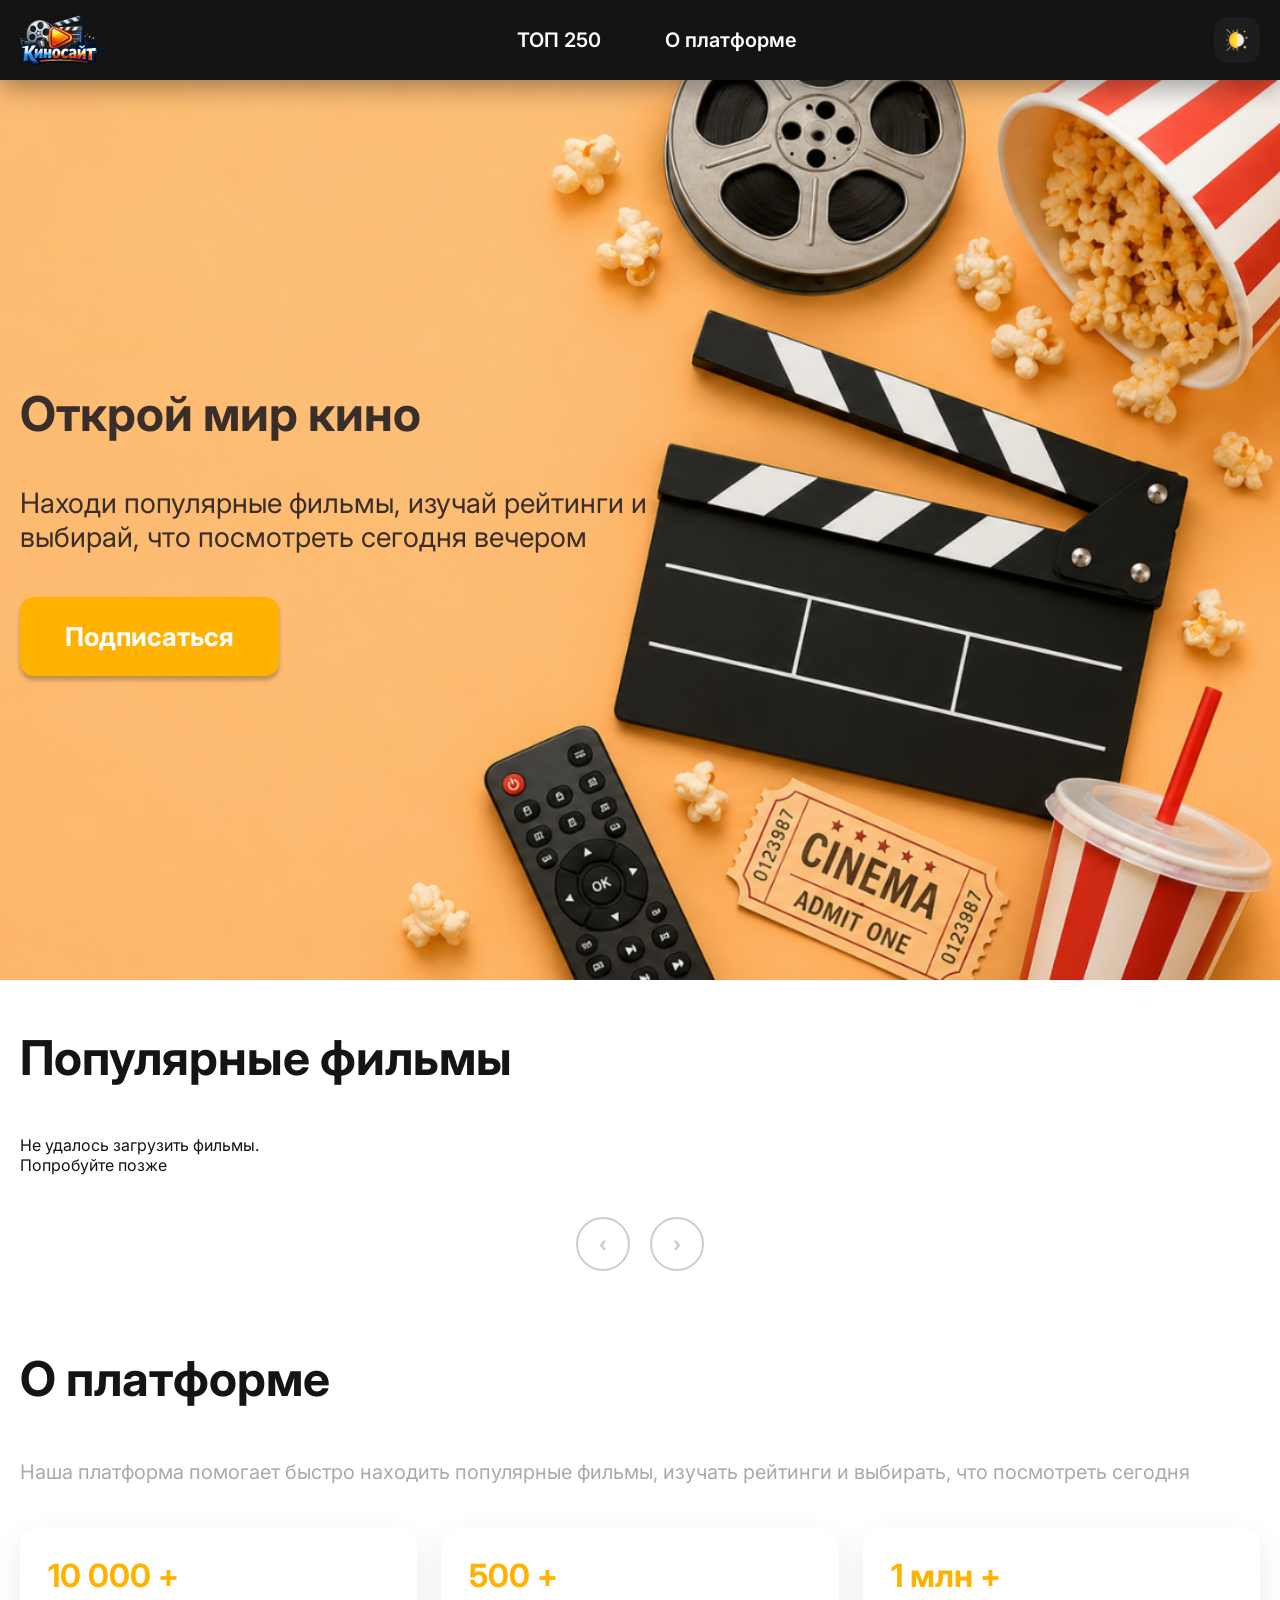
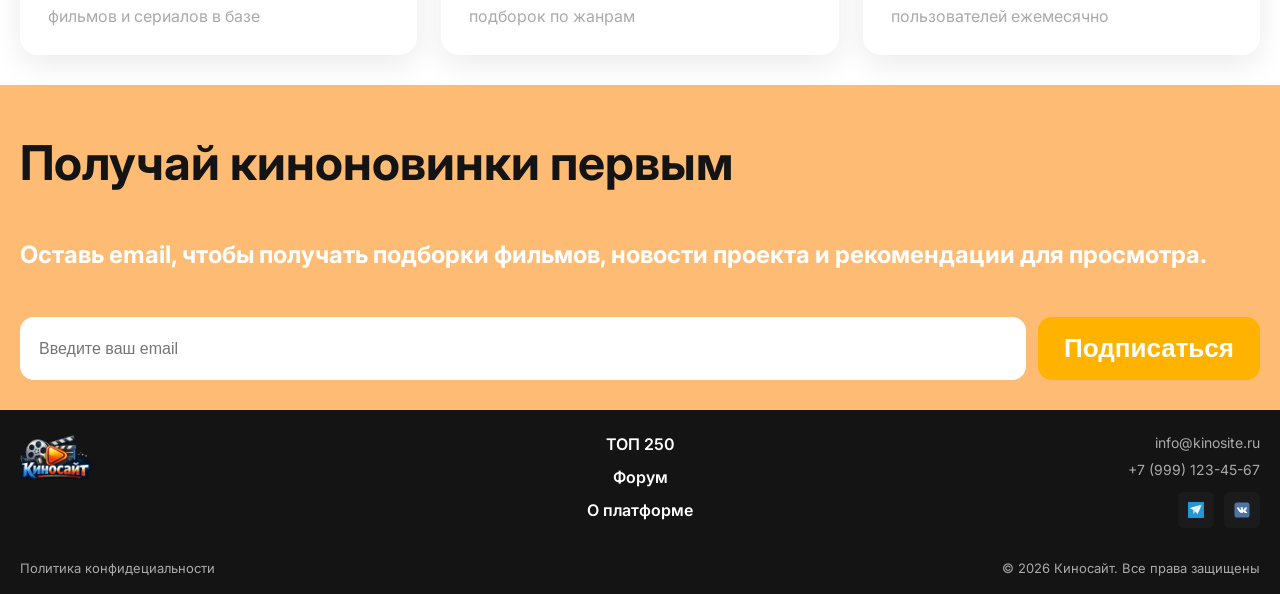
<file: index.html>
<!DOCTYPE html>
<html lang="ru">

<head>
    <meta charset="UTF-8">
    <meta name="viewport" content="width=device-width, initial-scale=1.0">
    <title>Киносайт</title>
    <meta name="description"
        content="Киносайт — платформа для поиска популярных фильмов, рейтингов и рекомендаций для просмотра.">
    <meta name="keywords" content="кино, фильмы, топ 250, рейтинги">

    <meta property="og:title" content="Киносайт — популярные фильмы и рейтинги">
    <meta property="og:description" content="Находи популярные фильмы и выбирай кино для просмотра.">
    <meta property="og:image" content="https://evelinastepanova.github.io/sitekinoo/assets/images/og-image.jpg">
    <meta property="og:type" content="website">
    <meta property="og:url" content="https://evelinastepanova.github.io/sitekinoo/">

    <link rel="manifest" href="manifest.json">
    <meta name="theme-color" content="#ffb300">

    <link rel="stylesheet" href="css/reset.css">
    <link rel="stylesheet" href="css/fonts.css">
    <link rel="stylesheet" href="css/style.css">
    <link rel="stylesheet" href="css/theme.css">
</head>

<body>
    <!-- Шапка сайта -->
    <header class="header" itemscope itemtype="https://schema.org/WPHeader">
        <div class="container header_container">
            <a class="header_logo" href="#">
                <img src="assets/images/logo.png" alt="Логотип сайта Киносайт" itemprop="logo">
            </a>
            <nav class="header_nav" itemscope itemtype="https://schema.org/SiteNavigationElement">
                <ul class="header_menu">
                    <li class="header_item" itemprop="name">
                        <a class="header_item-link" href="top250.html" itemprop="url">ТОП 250</a>
                    </li>
                    <li class="header_item" itemprop="name">
                        <a class="header_item-link" href="#about" itemprop="url">О платформе</a>
                    </li>
                </ul>
            </nav>
            <div class="header_actions">
                <button class="header_theme" aria-label="Переключить тему" type="button">
                    <img src="assets/images/tema.png" alt="Иконка темы">
                </button>

                <button class="header_burger" type="button">
                    <span class="header_burger-line"></span>
                    <span class="header_burger-line"></span>
                    <span class="header_burger-line"></span>
                </button>
            </div>
            <!-- Мобильное меню -->
            <nav class="header_mobile-menu">
                <ul class="header_mobile-list">
                    <li><a href="top250.html">ТОП 250</a></li>
                    <li><a href="#about">О платформе</a></li>
                </ul>
            </nav>
        </div>
    </header>
    <main class="main">
        <!-- Hero-блок -->
        <section class="hero">
            <div class="container hero_container">
                <div class="hero_content">
                    <h1 class="hero_title">Открой мир кино</h1>
                    <p class="hero_subtitle">Находи популярные фильмы, изучай рейтинги и выбирай, что посмотреть сегодня вечером</p>
                    <a class="hero_cta" href="#subcribe">Подписаться</a>
                </div>
            </div>
        </section>
        <!-- Блок с фильмами -->
        <section class="movies section">
            <div class="container movies_container">
                <h2 class="title movies_title">Популярные фильмы</h2>
                <div class="movies_list">
                    <!-- С помощью JS -->
                    <article class="movie_card">
                        <img class="movie_card-poster" src="" alt="Постер фильма">
                        <div class="movie_card-content">
                            <h3 class="movie_card-title">Название фильма</h3>
                            <div class="movie_card-bottom">
                                <span class="movie_card-year">2026</span>
                                <span class="movie_card-rating">8.2</span>
                            </div>
                        </div>
                    </article>
                </div>
                <!-- Пагинация -->
                 <div class="movies_pagination">
                    <button class="movies_pagination-button movies_pagination-prev"> 
                        &#8249;
                    </button>
                    <button class="movies_pagination-button movies_pagination-next">
                        &#8250;
                    </button>
                 </div>
            </div>
        </section>
        <!-- Блок о платформе -->
        <section class="about section" id="about">
            <div class="container about_container">
                <h2 class="title about_title">О платформе</h2>
                <p class="about_description">Наша платформа помогает быстро находить популярные фильмы, изучать рейтинги и выбирать, что посмотреть сегодня</p>
                <div class="about_stats">
                    <div class="about_stat">
                        <span class="about_stat-number">10 000 +</span>
                        <span class="about_stat-text">фильмов и сериалов в базе</span>
                    </div>
                    <div class="about_stat">
                        <span class="about_stat-number">500 +</span>
                        <span class="about_stat-text">подборок по жанрам</span>
                    </div>
                    <div class="about_stat">
                        <span class="about_stat-number">1 млн +</span>
                        <span class="about_stat-text">пользователей ежемесячно</span>
                    </div>
                </div>
            </div>
        </section>
        <!-- Блок подписки -->
        <section class="subcribe section" id="subcribe">
            <div class="container subcribe_container">
                <h2 class="title subcribe_title">Получай киноновинки первым</h2>
                <p class="subcribe_description">Оставь email, чтобы получать подборки фильмов, новости проекта и рекомендации для просмотра.</p>
                <form class="subcribe_form">
                    <label class="visuall-hidden" for="email">Email</label>
                    <input id="email" class="subcribe_form-email" type="email" name="email" placeholder="Введите ваш email" aria-label="Введите ваш email" required>
                    <button class="subcribe_form-button" type="submit">Подписаться</button>
                </form>
            </div>
        </section>
    </main>
    <footer class="footer" itemscope itemtype="https://schema.org/WPFooter">
        <div class="footer_top">
            <div class="container footer_top-container">
                <div class="footer_left">
                    <a class="footer_logo" href="#">
                        <img src="assets/images/logo.png" alt="Логотип сайта Киносайт">
                    </a>
                </div>
                <div class="footer_center">
                    <nav class="footer_nav">
                        <ul class="footer_menu">
                            <li class="footer_item" itemprop="name">
                                <a class="footer_link" href="top250.html" itemprop="url">ТОП 250</a>
                            </li>
                            <li class="footer_item" itemprop="name">
                                <a class="footer_link" href="#" itemprop="url">Форум</a>
                            </li>
                            <li class="footer_item" itemprop="name">
                                <a class="footer_link" href="#about" itemprop="url">О платформе</a>
                            </li>
                        </ul>
                    </nav>
                </div>
                <div class="footer_right">
                    <a class="footer_contact" href="mailto:info@kinosite.ru">info@kinosite.ru</a>
                    <a class="footer_contact" href="tel:+79991234567">+7 (999) 123-45-67</a>
                    <div class="footer_social">
                        <a class="footer_social-link" href="#">
                            <img src="assets/icons/tg.jpg" alt="Telegram">
                        </a>
                        <a class="footer_social-link" href="#">
                            <img src="assets/icons/VK.com-logo.svg" alt="VK">
                        </a>
                    </div>
                </div>
            </div>
        </div>
        <div class="footer_bottom">
            <div class="container footer_bottom_container">
                <a class="footer_policy-link" href="#">Политика конфидециальности</a>
                <div class="footer_copy">
                    © 2026 Киносайт. Все права защищены
                </div>
            </div>
        </div>
    </footer>
    <script src="js/script.js"></script>
    <script src="js/theme.js"></script>
</body>

</html>
</file>
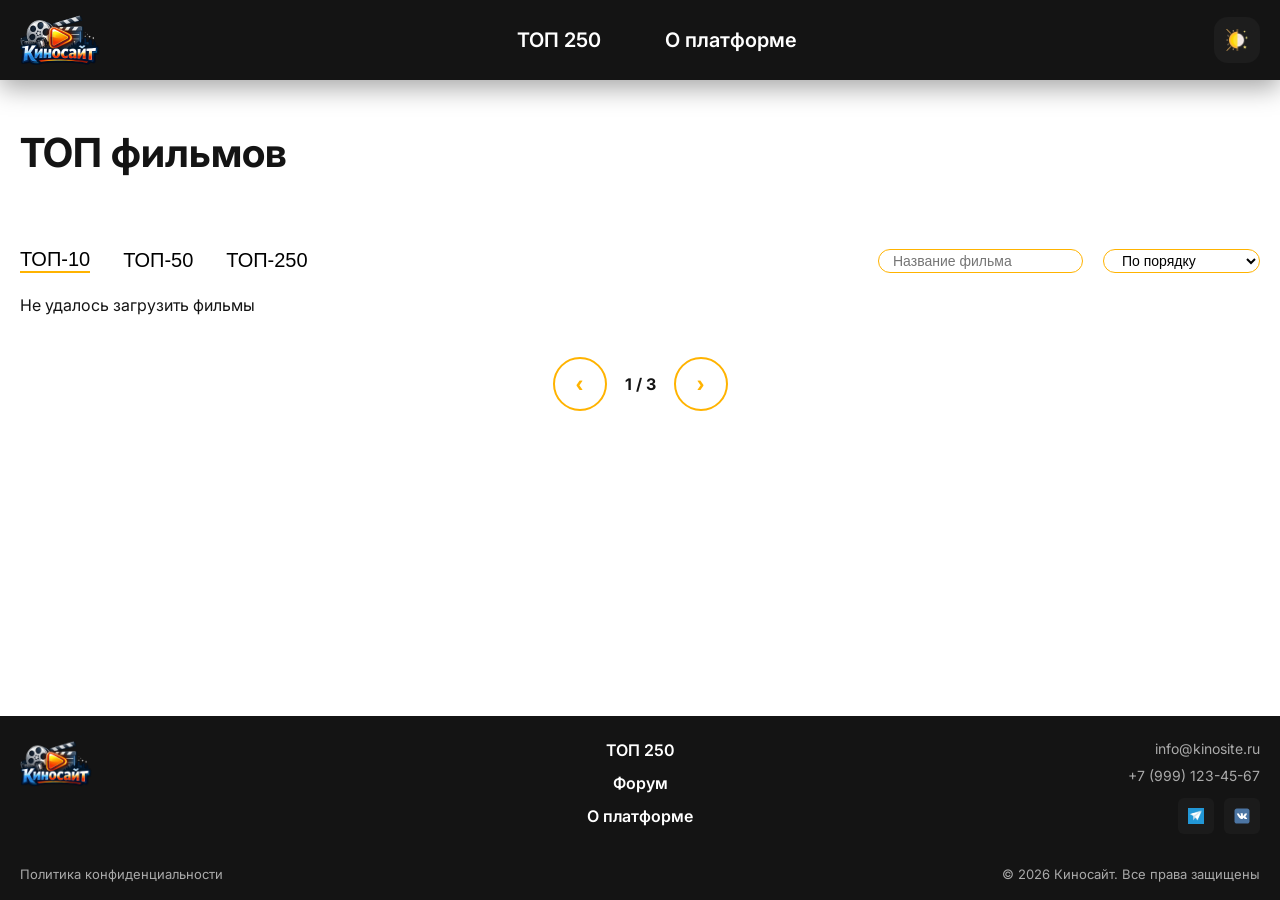
<file: top250.html>
<!DOCTYPE html>
<html lang="ru">
<head>
    <meta charset="UTF-8">
    <meta name="viewport" content="width=device-width, initial-scale=1.0">
    <title>ТОП фильмов — Киносайт</title>
    <meta name="description" content="Список лучших фильмов из ТОП с рейтингами и постерами.">
    <meta name="keywords" content="топ 250, лучшие фильмы, рейтинг фильмов, кино, Кинопоиск">

    <meta property="og:title" content="ТОП-250 фильмов — Киносайт">
    <meta property="og:description"
        content="Изучай список лучших фильмов из ТОП-250, смотри рейтинги и выбирай кино для просмотра.">

    <meta property="og:image" content="https://evelinastepanova.github.io/sitekinoo/assets/images/og-top250.jpg">
    <meta property="og:type" content="website">
    <meta property="og:url" content="https://evelinastepanova.github.io/sitekinoo/">

    <link rel="manifest" href="manifest.json">
    <meta name="theme-color" content="#ffb300">

    <link rel="stylesheet" href="css/reset.css">
    <link rel="stylesheet" href="css/fonts.css">
    <link rel="stylesheet" href="css/style.css">
    <link rel="stylesheet" href="css/theme.css">
    <!-- стили для страницы топ 250 -->
     <link rel="stylesheet" href="css/top250.css">
</head>
<body>
    <header class="header" itemscope itemtype="https://schema.org/WPHeader">
        <div class="container header_container">
            <a class="header_logo" href="index.html">
                <img src="assets/images/logo.png" alt="Логотип сайта Киносайт" itemprop="logo">
            </a>
            <nav class="header_nav" itemscope itemtype="https://schema.org/SiteNavigationElement">
                <ul class="header_menu">
                    <li class="header_item" itemprop="name">
                        <a class="header_item-link" href="top250.html" itemprop="url">ТОП 250</a>
                    </li>
                    <li class="header_item" itemprop="name">
                        <a class="header_item-link" href="index.html#about" itemprop="url">О платформе</a>
                    </li>
                </ul>
            </nav>
            <div class="header_actions">
                <button class="header_theme" aria-label="Переключить тему" type="button">
                    <img src="assets/images/tema.png" alt="Иконка темы">
                </button>

                <button class="header_burger" type="button">
                    <span class="header_burger-line"></span>
                    <span class="header_burger-line"></span>
                    <span class="header_burger-line"></span>
                </button>
            </div>
            <!-- Мобильное меню -->
            <nav class="header_mobile-menu">
                <ul class="header_mobile-list">
                    <li><a href="top250.html">ТОП 250</a></li>
                    <li><a href="index.html#about">О платформе</a></li>
                </ul>
            </nav>
        </div>
    </header>
    <main class="main">
        <section class="top250 section">
            <div class="container">
                <h1 class="top250_title title">ТОП фильмов</h1>
                <div class="top250_controls">
                    <div class="top250_tabs">
                        <button class="top250_tab active" type="button" data-limit="10">ТОП-10</button>
                        <button class="top250_tab" type="button" data-limit="50">ТОП-50</button>
                        <button class="top250_tab" type="button" data-limit="250">ТОП-250</button>
                    </div>
                    <div class="top250_filters">
                        <input class="top250_search" type="text" placeholder="Название фильма">
                        <select class="top250_sort">
                            <option value="default">По порядку</option>
                            <option value="year-new">Сначала новые</option>
                            <option value="year-old">Сначала старые</option>
                        </select>
                    </div>
                </div>
                <div class="top250_list">
                    <!-- Из JS -->
                     <!-- Пример карточки -->
                      <article class="top250_card">
                        <div class="top250_card-number">1</div>
                        <img class="top250_card-poster" src="" alt="Постер фильма">
                        <div class="top250_card-content">
                            <h2 class="top250_card-title">Интерстеллар</h2>
                            <p class="top250_card-genre">Драма</p>
                            <p class="top250_card-duration">129 мин</p>
                        </div>
                        <div class="top250_card-rating">8.7</div>
                      </article>
                </div>
                <div class="movies_pagination top250_pagination">
                    <button class="movies_pagination-button top250_pagination-prev"> 
                        &#8249;
                    </button>
                    <span class="top250_page">1 / 3</span>
                    <button class="movies_pagination-button top250_pagination-next">
                        &#8250;
                    </button>
                 </div>
            </div>
        </section>
    </main>
     <footer class="footer" itemscope itemtype="https://schema.org/WPFooter">
        <div class="footer_top">
            <div class="container footer_top-container">
                <div class="footer_left">
                    <a class="footer_logo" href="#">
                        <img src="assets/images/logo.png" alt="Логотип сайта Киносайт">
                    </a>
                </div>
                <div class="footer_center">
                    <nav class="footer_nav">
                        <ul class="footer_menu">
                            <li class="footer_item" itemprop="name">
                                <a class="footer_link" href="top250.html" itemprop="url">ТОП 250</a>
                            </li>
                            <li class="footer_item" itemprop="name">
                                <a class="footer_link" href="#" itemprop="url">Форум</a>
                            </li>
                            <li class="footer_item" itemprop="name">
                                <a class="footer_link" href="index.html#about" itemprop="url">О платформе</a>
                            </li>
                        </ul>
                    </nav>
                </div>
                <div class="footer_right">
                    <a class="footer_contact" href="mailto:info@kinosite.ru">info@kinosite.ru</a>
                    <a class="footer_contact" href="tel:+79991234567">+7 (999) 123-45-67</a>
                    <div class="footer_social">
                        <a class="footer_social-link" href="#">
                            <img src="assets/icons/tg.jpg" alt="Telegram">
                        </a>
                        <a class="footer_social-link" href="#">
                            <img src="assets/icons/VK.com-logo.svg" alt="VK">
                        </a>
                    </div>
                </div>
            </div>
        </div>
        <div class="footer_bottom">
            <div class="container footer_bottom_container">
                <a class="footer_policy-link" href="#">Политика конфиденциальности</a>
                <div class="footer_copy">
                    © 2026 Киносайт. Все права защищены
                </div>
            </div>
        </div>
    </footer>
    <script src="js/script.js"></script>
    <script src="js/theme.js"></script>
    <script src="js/top250.js"></script>
</body>
</html>
</file>
<file: css/fonts.css>
@font-face {
    font-family: "Inter";
    src: url("../assets/fonts/Inter-VariableFont_opsz\,wght.ttf");
}
</file>
<file: css/style.css>
:root {
    /* цвет шапки и футера */
    --color-dark: #141414;
    /* цвет фона */
    --color-light: #fff;
    /* фон для hero-блока */
    --color-hero-bg: #FDBB73;

    /* акцент */
    --color-accent: #FFB300;
    /* не активная кнопка */
    --color-disabled: #ccc;

    /* белый текст */
    --color-text-light: #fff;
    /* приглущенный цвет */
    --color-text-muted: #aaa;
    /* черный текст */
    --color-text: #141414;
    /* цвет текста в hero */
    --color-hero-text: #3A2E2A;
    --color-heder-text: #fff;

    /* тень для шапки */
    --shadow-header: 0 8px 24px rgba(0, 0, 0, 0.35);
    /* тень для выпадающего меню */
    --shadow-dropdown: 0 10px 30px rgba(0, 0, 0, 0.5);
    /* тень для кнопки в hero */
    --shadow-hero-button: 0 4px 4px rgba(0, 0, 0, 0.25);
    /* тень для карточки */
    --shadow-card: 0 10px 30px rgba(0, 0, 0, 0.08);
    /* тень карточки при наведении */
    --shadow-card-hover: 0 14px 36px rgba(0, 0, 0, 0.14);

}

html,
body {
    height: 100%;
}

body {
    font-family: "Inter", Arial, sans-serif;
    background: var(--color-light);
    color: var(--color-text);
    display: flex;
    flex-direction: column;
    min-height: 100vh;
}

.container {
    width: 100%;
    max-width: 1440px;
    margin: 0 auto;
    padding: 0 20px;
}

/* header */
.header {
    position: sticky;
    top: 0;
    z-index: 1000;
    background: var(--color-dark);
    box-shadow: var(--shadow-header);
}

.header_container {
    min-height: 80px;
    padding-top: 14px;
    padding-bottom: 14px;
    display: flex;
    align-items: center;
    justify-content: space-between;
    gap: 24px;
    position: relative;
}

.header_logo {
    display: inline-flex;
    align-items: center;
    flex-shrink: 0;
    transition: transoform 0.3s ease;
}

.header_logo:hover {
    transform: scale(1.03);
}

.header_logo img {
    width: 80px;
    height: auto;
    object-fit: contain;
}

.header_nav {
    flex-grow: 1;
    display: flex;
    justify-content: center;
}

.header_menu {
    display: flex;
    align-items: center;
    gap: 28px;
}

.header_item-link {
    color: var(--color-heder-text);
    display: inline-flex;
    align-items: center;
    justify-content: center;
    padding: 12px 18px;
    font-size: 20px;
    font-weight: 600;
    transition: color 0.3s ease, transform 0.3s ease;
}

.header_item-link:hover {
    color: var(--color-accent);
    transform: translateY(-2px);
}

.header_actions {
    display: flex;
    align-items: center;
    gap: 12px;
    flex-shrink: 0;
}

.header_theme,
.header_burger {
    width: 46px;
    height: 46px;
    border: 1px solid transparent;
    border-radius: 14px;
    background: rgba(255, 255, 255, 0.04);
    display: inline-flex;
    align-items: center;
    justify-content: center;
    cursor: pointer;
    transition: border-color 0.3s ease, transform 0.3s ease;
}

.header_theme:hover,
.header_burger:hover {
    border-color: rgba(255, 179, 0, 0.4);
    transform: translateY(-2px);
}

.header_theme img {
    width: 22px;
    height: 22px;
    object-fit: contain;
}

.header_burger {
    display: none;
    flex-direction: column;
    gap: 4px;
}

.header_burger-line {
    width: 20px;
    height: 2px;
    background: var(--color-accent);
    display: block;
}

.header_mobile-menu {
    position: absolute;
    top: 100%;
    right: 20px;
    min-height: 200px;
    padding: 16px;
    border-radius: 12px;
    background: var(--color-dark);
    box-shadow: var(--shadow-dropdown);
    opacity: 0;
    pointer-events: none;
    transform: translateY(-10px);
    transition: 0.3s ease;
}

.header_mobile-menu.active {
    opacity: 1;
    pointer-events: auto;
    transform: translateY(0);
}

.header_mobile-list {
    display: flex;
    flex-direction: column;
    gap: 14px;
}

.header_mobile-list a {
    color: var(--color-text-light);
    font-size: 16px;
    font-weight: 600;
    transition: 0.3s ease;
}

.header_mobile-list a:hover {
    color: var(--color-accent);
}

/* Основная часть */
.main {
    flex: 1;
    background: var(--color-light);
    color: var(--color-dark);
}

/* Hero-блок */
.hero {
    background: url("../assets/images/hero.png");
    background-position: right center;
    background-size: cover;
    background-repeat: no-repeat;
    background-color: var(--color-hero-bg);
    min-height: 100vh;
    display: flex;
    align-items: center;
}

.hero_container {
    display: flex;
    align-items: center;
}

.hero_content {
    max-width: 693px;
    display: flex;
    flex-direction: column;
    gap: 43px;
}

.hero_title {
    font-size: 48px;
    font-weight: 700;
    color: var(--color-hero-text);
}

.hero_subtitle {
    font-size: 28px;
    line-height: 34px;
    color: var(--color-hero-text);
}

.hero_cta {
    align-self: flex-start;
    display: inline-flex;
    align-items: center;
    justify-content: center;
    padding: 24px 45px;
    border-radius: 14px;
    background-color: var(--color-accent);
    color: var(--color-text-light);
    font-size: 26px;
    font-weight: 700;
    box-shadow: var(--shadow-hero-button);
    transition: all 0.3s ease;
}

.hero_cta:hover {
    transform: translateY(-2px);
    opacity: 0.9;
}

.section {
    padding-top: 48px;
    padding-bottom: 30px;
}

.title {
    font-size: 48px;
    padding-bottom: 48px;
    font-weight: 700;
    color: var(--color-text);
}

/* Movies */
.movies_list {
    display: grid;
    grid-template-columns: repeat(4, 1fr);
    gap: 28px;
}

.movie_card {
    display: flex;
    flex-direction: column;
    background: var(--color-light);
    border-radius: 18px;
    overflow: hidden;
    box-shadow: var(--shadow-card);
    transition: transform 0.3s ease, box-shadow 0.3s ease;
}

.movie_card:hover {
    transform: translateY(-6px);
    box-shadow: var(--shadow-card-hover);
}

.movie_card-poster {
    width: 100%;
    height: 360px;
    object-fit: cover;
}

.movie_card-content {
    display: flex;
    flex-direction: column;
    flex: 1;
    gap: 12px;
    padding: 18px;
}

.movie_card-title {
    min-height: 48px;
    font-size: 20px;
    font-weight: 700;
}

.movie_card-bottom {
    display: flex;
    justify-content: space-between;
    align-items: center;
    margin-top: auto;
}

.movie_card-year {
    font-size: 16px;
    color: var(--color-text-muted);
}

.movie_card-rating {
    font-weight: 700;
    padding: 6px 10px;
    background: var(--color-accent);
    color: var(--color-text);
    border-radius: 10px;
}

/* стили для кнопки подробнее */
.movie_card-button {
    display: inline-block;
    text-align: center;
    margin-top: 16px;
    padding: 10px 16px;
    border-radius: 12px;
    background: transparent;
    border: 2px solid var(--color-accent);
    color: var(--color-accent);
    font-size: 15px;
    font-weight: 600;
    transition: all 0.3s ease;
}

.movie_card-button:hover {
    background: var(--color-accent);
    color: var(--color-text);
}

.movies_pagination {
    display: flex;
    justify-content: center;
    gap: 20px;
    margin-top: 42px;
}

.movies_pagination-button {
    width: 54px;
    height: 54px;
    border: 2px solid var(--color-accent);
    border-radius: 50%;
    background: transparent;
    color: var(--color-accent);
    display: flex;
    align-items: center;
    justify-content: center;
    font-size: 24px;
    font-weight: 700;
    cursor: pointer;
    transition: all 0.3s ease;
}

.movies_pagination-button:hover {
    background: var(--color-accent);
    color: var(--color-text);
    transform: translateY(-2px);
}

.movies_pagination-button:disabled {
    color: var(--color-disabled);
    border-color: var(--color-disabled);
    cursor: not-allowed;
    transform: none;
}

/* Блок о платформе */
.about {
    background: var(--color-light);
}

.about_description {
    /* max-width: 700px; */
    margin-bottom: 40px;
    font-size: 20px;
    line-height: 1.6;
    color: var(--color-text-muted);
}

.about_stats {
    display: grid;
    grid-template-columns: repeat(3, 1fr);
    gap: 24px;
}

.about_stat {
    padding: 28px;
    border-radius: 18px;
    background: var(--color-light);
    box-shadow: var(--shadow-card);
    display: flex;
    flex-direction: column;
    gap: 10px;
    transition: transform 0.3s ease, box-shadow 0.3s ease;
}

.about_stat:hover {
    transform: translateY(-4px);
    box-shadow: var(--shadow-card-hover);
}

.about_stat-number {
    font-size: 32px;
    font-weight: 700;
    color: var(--color-accent);
}

.about_stat-text {
    font-size: 16px;
    color: var(--color-text-muted);
    line-height: 1.4;
}

/* Блок подписки subcribe */
.subcribe {
    background: var(--color-hero-bg);
}

.subcribe_container {
    display: flex;
    flex-direction: column;
}

.subcribe_description {
    margin-bottom: 48px;
    font-size: 24px;
    font-weight: 700;
    color: var(--color-text-light);
}

.subcribe_form {
    width: 100%;
    display: flex;
    gap: 12px;
}

.subcribe_form-email {
    flex: 1;
    padding: 16px 18px;
    border: 1px solid transparent;
    border-radius: 14px;
    background: var(--color-text-light);
    color: var(--color-text);
    font-size: 16px;
    outline: none;
    transition: border-color 0.3s ease;
}

.subcribe_form-email:focus {
    border-color: var(--color-accent);
}

.subcribe_form-button {
    padding: 16px 26px;
    border: none;
    border-radius: 14px;
    background: var(--color-accent);
    color: var(--color-text-light);
    font-size: 26px;
    font-weight: 700;
    cursor: pointer;
    transition: all 0.3 ease;
}

.subcribe_form-button:hover {
    transform: translateY(-2px);
    opacity: 0.9;
}

.visuall-hidden {
    position: absolute;
    width: 1px;
    height: 1px;
    margin: -1px;
    padding: 0;
    overflow: hidden;
    clip: rect(0 0 0 0);
    white-space: nowrap;
    border: 0;
}

/* Footer */
.footer {
    background: var(--color-dark);
    color: var(--color-text-light);
    padding-top: 24px;
}

.footer_top {
    padding-bottom: 18px;
}

.footer_top-container {
    display: grid;
    grid-template-columns: 1fr auto 1fr;
    align-items: start;
    gap: 40px;
}

.footer_left {
    display: flex;
    align-items: flex-start;
}

.footer_logo {
    display: inline-flex;
    align-items: center;
}

.footer_logo img {
    width: 72px;
    height: auto;
}

.footer_center {
    display: flex;
    justify-content: center;
}

.footer_menu {
    display: flex;
    flex-direction: column;
    align-items: center;
    gap: 13px;
}

.footer_link {
    font-size: 16px;
    font-weight: 600;
    color: var(--color-heder-text);
    transition: color 0.3s ease;
}

.footer_link:hover {
    color: var(--color-accent);
}

.footer_right {
    display: flex;
    flex-direction: column;
    align-items: flex-end;
    gap: 10px;
}

.footer_contact {
    color: var(--color-text-muted);
    font-size: 14px;
    transition: color 0.3s ease;
}

.footer_contact:hover {
    color: var(--color-accent);
}

.footer_social {
    display: flex;
    gap: 10px;
    margin-top: 4px;
}

.footer_social-link {
    width: 36px;
    height: 36px;
    border: 1px solid transparent;
    border-radius: 6px;
    background: #1b1b1b;
    display: flex;
    align-items: center;
    justify-content: center;
    transition: border-color 0.3s ease, transform 0.3s ease;
}

.footer_social-link:hover {
    border-color: rgba(255, 179, 0, 0.4);
    transform: translateY(-2px);
}

.footer_social-link img {
    width: 16px;
    height: 16px;
    object-fit: contain;
}

.footer_bottom {
    padding: 14px 0 18px;
}

.footer_bottom_container {
    display: flex;
    justify-content: space-between;
    align-items: center;
    gap: 20px;
}

.footer_policy-link,
.footer_copy {
    color: var(--color-text-muted);
    font-size: 13px;
}

.footer_policy-link {
    transition: color 0.3s ease;
}

.footer_policy-link:hover {
    color: var(--color-accent);
}

.footer_copy {
    text-align: right;
}

/* Адаптив */
/* ширина 992px и меньше */
@media (max-width: 992px) {
    .header_logo img {
        width: 70px;
    }

    .header_menu {
        gap: 10px;
    }

    .header_item-link {
        padding: 10px 14px;
        font-size: 15px;
    }

    /* Добавь это */
    .hero {
        /* Уменьшаем минимальную высоту блока.*/
        min-height: 700px;
        /* Смещаем фоновую картинку вправо.*/
        background-position: center right;
    }

    /* Находим блок с текстом внутри Hero. */
    .hero_content {
        /* Ограничиваем максимальную ширину текста. */
        max-width: 560px;
        /* Уменьшаем расстояние между элементами. */
        gap: 30px;
    }
    /* Находим все основные заголовки разделов сайта. */
    .title {
        /* Немного уменьшаем размер шрифта. */
        font-size: 40px;
        /* Уменьшаем нижний отступ после заголовка. */
        padding-bottom: 36px;
    }
    /* Находим список карточек фильмов. */
    .movies_list {
        /* Вместо четырех карточек теперь показываем две.
           Карточки становятся шире и лучше выглядят на планшете. */
        grid-template-columns: repeat(2, 1fr);
    }
    /* Находим блок со статистикой платформы. */
    .about_stats {
        /* Вместо трех колонок располагаем карточки друг под другом. */
        grid-template-columns: 1fr;
    }
    /* Находим кнопку подписки. */
    .subcribe_form-button {
        /* Немного уменьшаем размер текста внутри кнопки. */
        font-size: 22px;
    }
}

/* 768px и меньше */
@media (max-width: 768px) {
    .header_container {
        min-height: 72px;
    }

    .header_nav {
        display: none;
    }

    .header_burger {
        display: inline-flex;
    }

    .header_logo img {
        width: 64px;
    }
    /* Добавь это */
     .hero {
        /* Еще немного уменьшаем его высоту. */
        min-height: 620px;
        /* Размещаем фоновое изображение по центру, чтобы оно красиво смотрелось на узком экране. */
        background-position: center;
    }

    /* Находим блок с заголовком, описанием и кнопкой. */
    .hero_content {
        /* Ограничиваем ширину текстового блока, чтобы строки были удобными для чтения. */
        max-width: 520px;
    }
    /* Находим главный заголовок Hero-блока. */
    .hero_title {
        /* Уменьшаем размер текста. */
        font-size: 38px;
    }
    /* Находим описание Hero-блока. */
    .hero_subtitle {
        /* Уменьшаем размер текста. */
        font-size: 22px;
    }

    /* Находим кнопку Hero-блока. */
    .hero_cta {
        /* Немного уменьшаем внутренние отступы. */
        padding: 18px 34px;
        /* Уменьшаем размер текста внутри кнопки. */
        font-size: 22px;
    }
    /* Находим все секции сайта. */
    .section {
        /* Немного уменьшаем верхний отступ. */
        padding-top: 40px;
        /* Немного уменьшаем нижний отступ. */
        padding-bottom: 28px;
    }
    /* Находим все основные заголовки разделов. */
    .title {
        /* Уменьшаем размер шрифта. */
        font-size: 34px;
        /* Уменьшаем нижний отступ после заголовка. */
        padding-bottom: 30px;
        /* Выравниваем заголовки по центру. */
        text-align: center;
    }
    /* Находим список карточек фильмов. */
    .movies_list {
        /* Уменьшаем расстояние между карточками. */
        gap: 20px;
    }
    /* Находим постер фильма. */
    .movie_card-poster {
        /* Немного уменьшаем его высоту. */
        height: 320px;
    }
    /* Находим описание блока "О платформе". */
    .about_description {
        /* Выравниваем текст по центру. */
        text-align: center;
        /* Немного уменьшаем размер текста. */
        font-size: 18px;
    }
    /* Находим описание блока подписки. */
    .subcribe_description {
        /* Выравниваем текст по центру. */
        text-align: center;
        /* Немного уменьшаем размер шрифта. */
        font-size: 20px;
    }
    /* Находим форму подписки. */
    .subcribe_form {
        /* Меняем направление Flexbox. */
        flex-direction: column;
    }
    /* Находим кнопку подписки. */
    .subcribe_form-button {
        /* Растягиваем кнопку на всю ширину формы. */
        width: 100%;
    }

    .footer_top-container {
        grid-template-columns: 1fr;
        justify-content: center;
        align-items: center;
        text-align: center;
        gap: 24px;
    }

    .footer_left,
    .footer_center,
    .footer_right {
        justify-content: center;
        align-items: center;
    }

    .footer_bottom_container {
        flex-direction: column;
    }

    .footer_copy {
        text-align: center;
    }
}

/* 480px и меньше */
@media (max-width: 480px) {
    .header_container {
        min-height: 70px;
        padding-bottom: 10px;
        padding-top: 10px;
        gap: 12px;
    }

    .header_logo img {
        width: 56px;
    }

    .header_theme,
    .header_burger {
        width: 40px;
        height: 40px;
        border-radius: 12px;
    }
}
</file>
<file: css/theme.css>
/* ================= ТЁМНАЯ ТЕМА ================= */

body.dark-theme {
    /* цвет шапки и футера */
    --color-dark: #ffffff;
    /* цвет фона */
    --color-light: #141414;
    /* черный текст */
    --color-text: #fff;
    --color-heder-text: #141414;
}
</file>
<file: css/top250.css>
.top250{
    color: var(--color-text);
}
.top250_title{
    font-size: 40px;
    margin-bottom: 23px;
}
.top250_controls{
    display: flex;
    justify-content: space-between;
    align-items: center;
    gap: 24px;
    margin-bottom: 22px;
}
.top250_tabs{
    display: flex;
    gap: 33px;
}
.top250_tab{
    border: none;
    background: transparent;
    font-size: 20px;
    cursor: pointer;
    transition: color 0.3s ease;
}
.top250_tab:hover{
    color: var(--color-accent);
}
.top250_tab.active{
    text-decoration: none;
    border-bottom: 2px solid var(--color-accent);
}
.top250_filters{
    display: flex;
    gap: 20px;
}
.top250_search,
.top250_sort{
    height: 24px;
    padding: 0 14px;
    border: 1px solid var(--color-accent);
    background: var(--color-light);
    outline: none;
    font-size: 14px;
    border-radius: 18px;
}
.top250_list{
    display: flex;
    flex-direction: column;
    gap: 20px;
}
.top250_card{
    display: grid;
    grid-template-columns: 60px 110px 1fr 70px;
    align-items: center;
    gap: 28px;
    border-radius: 18px;
    padding: 24px 30px;
    min-height: 203px;
    box-shadow: var(--shadow-card);
    transition: transform 0.3s ease, box-shadow 0.3s ease;
}
.top250_card:hover{
    transform: translateY(-2px);
    box-shadow: var(--shadow-card-hover);
}
.top250_card-number{
    font-size: 50px;
    font-weight: 700;
}
.top250_card-winner .top250_card-number{
    color: transparent;
    -webkit-text-stroke: 1.5px var(--color-accent);
    font-size: 100px;
}
.top250_card-poster{
    width: 120px;
    height: 160px;
    border-radius: 18px;
    object-fit: cover;
    background: gray;
}
.top250_card-content{
    display: flex;
    flex-direction: column;
    gap: 11px;
}
.top250_card-title{
    font-size: 28px;
}
.top250_card-genre,
.top250_card-duration{
    font-size: 20px;
}
.top250_card-rating{
    justify-self: end;

    padding: 6px 12px;
    border-radius: 12px;
    background: var(--color-accent);
    font-size: 30px;
    font-weight: 700;

    
}
.top250_pagination{
    display: flex;
    justify-content: center;
    align-items: center;
    gap: 18px;
}
.top250_pagination.hidden{
    display: none;
}
.top250_page{
    font-weight: 700;
}

/* ИЗМЕНИ */
/* Адаптив */
@media (max-width: 992px){
    .top250_controls{
        flex-direction: column;
        align-items: flex-start;
    }
    .top250_filters{
        width: 100%;
    }
    .top250_search{
        flex: 1;
    }
    .top250_card{
        grid-template-columns: 50px 100px 1fr 80px;
          /* Немного уменьшаем расстояние между колонками. */
        gap: 20px;
        /* Уменьшаем внутренние отступы карточки. */
        padding: 22px;
    }
    /* Название фильма */
    .top250_card-title {

        /* Делаем заголовок чуть меньше. */
        font-size: 24px;
    }
    /* Уменьшаем большой номер победителя */
    .top250_card-winner .top250_card-number {
        font-size: 76px;
    }

    /* Уменьшаем рейтинг */
    .top250_card-rating {
        font-size: 24px;
    }
}
/* Если ширина экрана стала 768px или меньше */
@media (max-width: 768px) {

    /* Кнопки ТОП-10 / ТОП-50 / ТОП-250 */
    .top250_tabs {
        /* Разрешаем кнопкам переноситься на новую строку. */
        flex-wrap: wrap;
        /* Уменьшаем расстояние между кнопками. */
        gap: 18px;
    }
    /* Блок с фильтрами */
    .top250_filters {
        /* Ставим поиск и сортировку друг под другом. */
        flex-direction: column;
    }
    /* Поле поиска и выпадающий список */
    .top250_search,
    .top250_sort {
        /* Делаем элементы выше, чтобы по ним было удобно нажимать пальцем. */
        height: 40px;
        /* Растягиваем на всю ширину. */
        width: 100%;
    }

    /* Карточка фильма */
    .top250_card {
        /* Делаем три колонки:
           номер, постер и информация о фильме. */
        grid-template-columns: 50px 90px 1fr;
        /* Уменьшаем расстояние между элементами. */
        gap: 14px;
        /* Уменьшаем внутренние отступы. */
        padding: 18px;
        /* Убираем фиксированную минимальную высоту. */
        min-height: auto;
    }
    /* Номер фильма */
    .top250_card-number {
        /* Уменьшаем размер номера. */
        font-size: 30px;
    }
    /* Большой номер у победителя */
    .top250_card-winner .top250_card-number {
        /* Уменьшаем декоративный номер. */
        font-size: 60px;
    }
    /* Постер фильма */
    .top250_card-poster {
        /* Уменьшаем ширину постера. */
        width: 90px;
        /* Уменьшаем высоту постера. */
        height: 125px;
    }

    /* Название фильма */
    .top250_card-title {
        /* Делаем название меньше. */
        font-size: 18px;
    }

    /* Жанр и длительность */
    .top250_card-genre,
    .top250_card-duration {

        /* Уменьшаем размер текста. */
        font-size: 14px;
    }

    /* Рейтинг фильма */
    .top250_card-rating {
        /* Переносим рейтинг в колонку с текстом. */
        grid-column: 3;
        /* Ставим рейтинг слева под описанием. */
         justify-self: start; 
        /* Уменьшаем размер рейтинга. */
        font-size: 20px;
    }
}
/* Если ширина экрана стала 480px или меньше */
@media (max-width: 480px) {

    /* Карточка фильма */
    .top250_card {
        /* На телефоне карточку удобнее читать в одну колонку. */
        grid-template-columns: 1fr;
        /* Центрируем содержимое карточки. */
        text-align: center;
        /* Выравниваем элементы по центру. */
        justify-items: center;
    }

    /* Рейтинг фильма */
    .top250_card-rating {
        /* Возвращаем рейтинг в обычный поток карточки. */
        grid-column: auto;
        /* Центрируем рейтинг. */
        justify-self: center;
    }
    /* Постер фильма */
    .top250_card-poster {
        /* Делаем постер крупнее на телефоне. */
        width: 170px;
        /* Высота постера. */
        height: 230px;
    }
    /* Номер фильма */
    .top250_card-number {
        /* Делаем номер заметным, но не огромным. */
        font-size: 36px;
    }
    /* Кнопки вкладок делаем чуть меньше */
    .top250_tab {
        font-size: 18px;
    }
}
</file>
